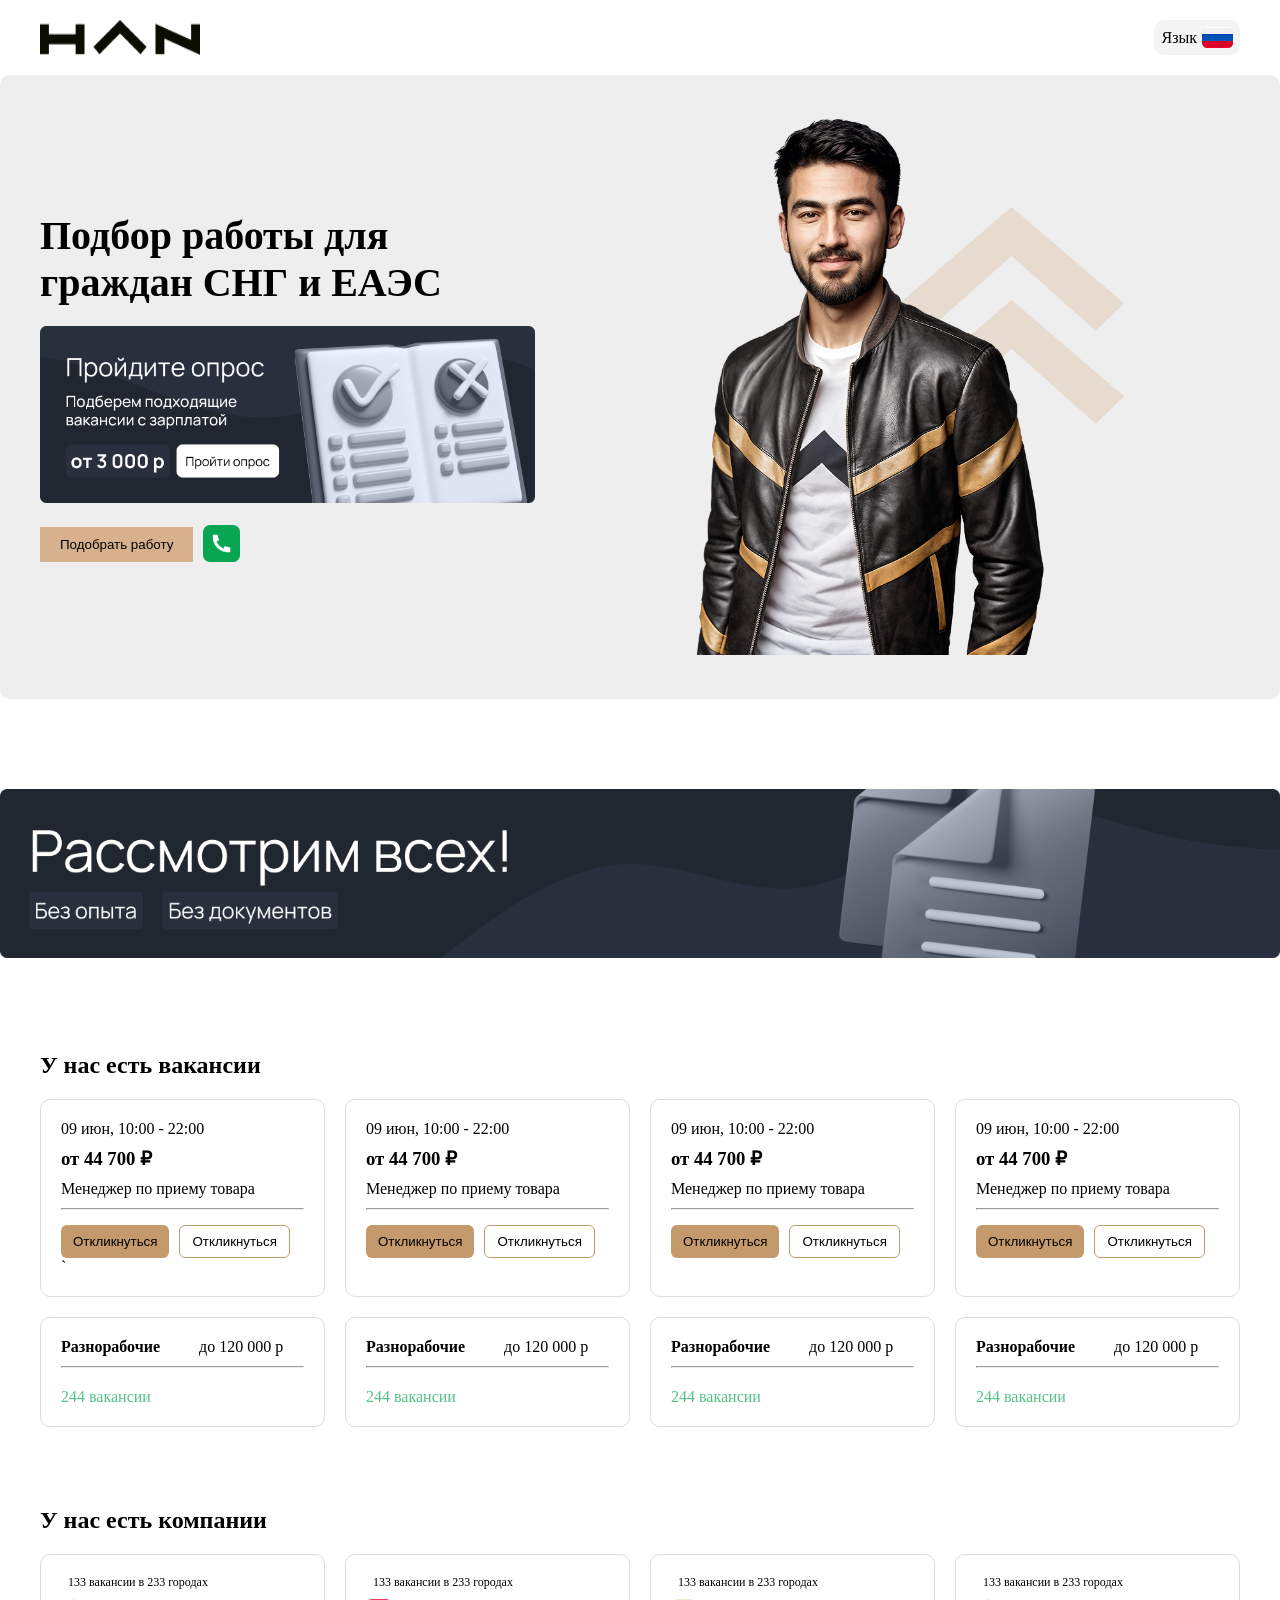
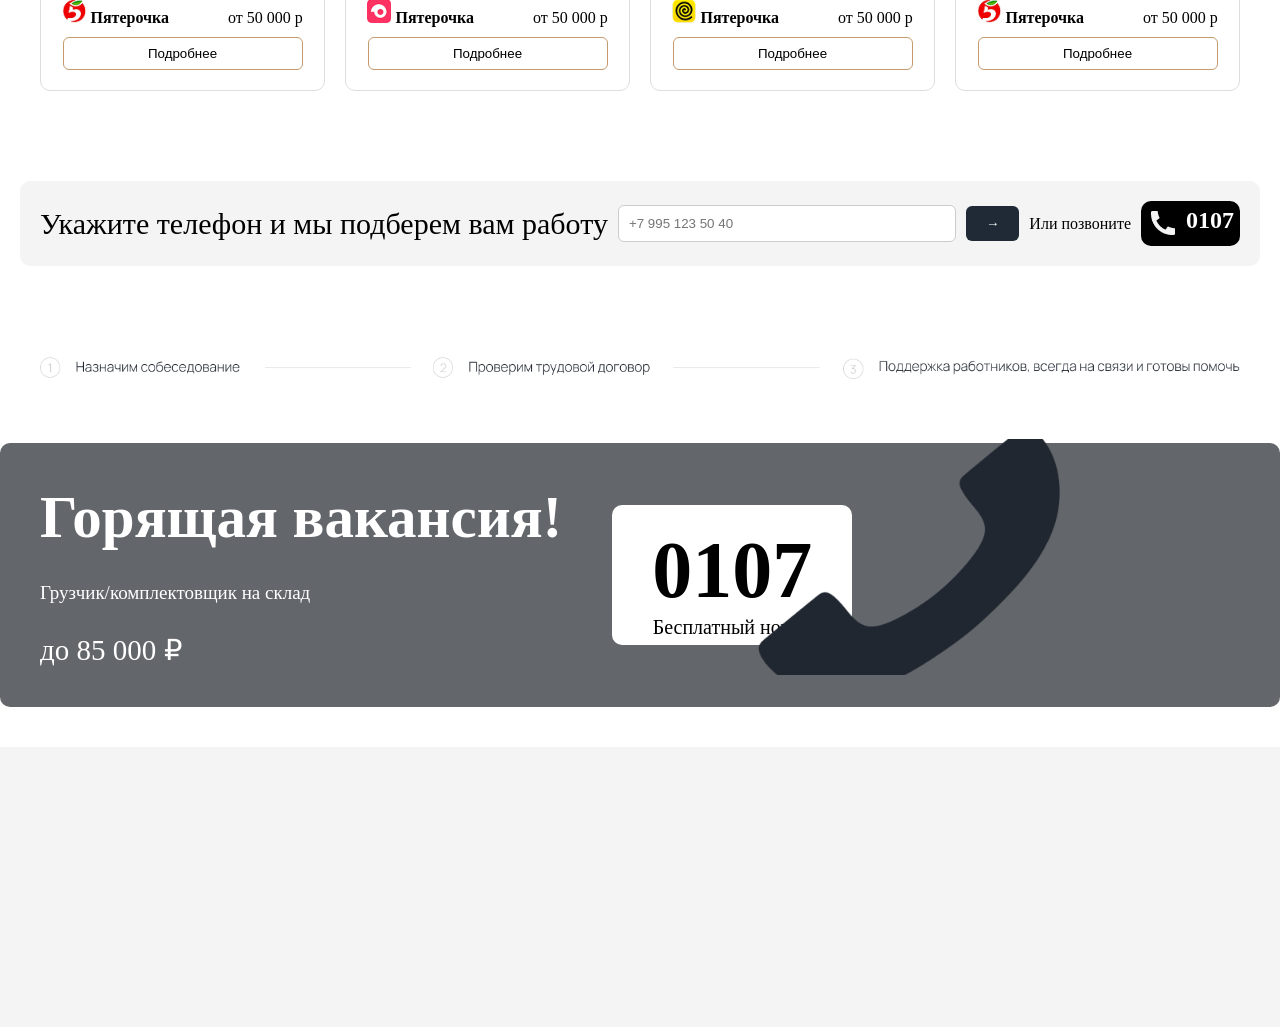
<file: index.html>
<!DOCTYPE html>
<html lang="en">
<head>
    <meta charset="UTF-8">
    <meta name="viewport" content="width=device-width, initial-scale=1.0">
    <title>homework</title>
    <link rel="stylesheet" href="./styleh.css">
</head>
<body>
    <header>
        <nav>
            <img src="./photo/Group 796.png" alt="">
            <div class="lang-menu">
                <p>Язык</p>
                <img src="./photo/free-icon-russia-555451 1.png" alt="">
            </div>
        </nav>
    </header>

    <section class="hero">
        <div class="hero-left">
            <h1>Подбор работы для<br>граждан СНГ и ЕАЭС</h1>
        <div class="quiz">
            <div class="quiz-text">
                <img src="./photo/Frame 19.png" alt="">
            </div>
        </div>
        <div class="btn">
        <button class="work-btn">Подобрать работу</button>
        <img src="./photo/Group 2180.png" alt="">
        </div>
    </div>

    <div class="hero-right">
    <img src="./photo/Group 2145.png" alt="">
    </div>

    </section>

    <section class="banner">
        <img src="./photo/Frame 21.png" alt="">
    </section>

    <section class="jobs"> 
    <h2>У нас есть вакансии</h2>
        <div class="cards">
            <div class="card">
                <p class="time">09 июн, 10:00 - 22:00</p>
                <h3>от 44 700 ₽</h3>
                <p>Менеджер по приему товара</p>
                <hr style="margin-top: 10px;">
            <div class="buttons">
                <button class="apply">Откликнуться</button>
                <button class="apply"  style="background-color: white; border: 1px solid #c49a6c;" >Откликнуться</button>
            </div>
        `   </div>
            <div class="card">
                <p class="time">09 июн, 10:00 - 22:00</p>
                <h3>от 44 700 ₽</h3>
                <p>Менеджер по приему товара</p>
                <hr style="margin-top: 10px;">
            <div class="buttons">
                <button class="apply">Откликнуться</button>
                <button class="apply"  style="background-color: white; border: 1px solid #c49a6c;" >Откликнуться</button>
            </div>
            </div>
            <div class="card">
                <p class="time">09 июн, 10:00 - 22:00</p>
                <h3>от 44 700 ₽</h3>
                <p>Менеджер по приему товара</p>
                <hr style="margin-top: 10px;">
            <div class="buttons">
                <button class="apply">Откликнуться</button>
                <button class="apply"  style="background-color: white; border: 1px solid #c49a6c;" >Откликнуться</button>
            </div>
            </div>
            <div class="card">
                <p class="time">09 июн, 10:00 - 22:00</p>
                <h3>от 44 700 ₽</h3>
                <p>Менеджер по приему товара</p>
                <hr style="margin-top: 10px;">
            <div class="buttons">
                <button class="apply">Откликнуться</button>
                <button class="apply" style="background-color: white; border: 1px solid #c49a6c;" >Откликнуться</button>
            </div>
            </div>
        </div>
        <div class="cards">
            <div class="card">
                <h4 style="display: inline;">Разнорабочие</h4>
                <p style="display: inline; margin-left: 35px;">до 120 000 р</p>
                <hr style="margin-top: 10px;">
                <p style="margin-top: 20px; color: #56C188;">244 вакансии</p>
           </div>
            <div class="card">
                <h4 style="display: inline;">Разнорабочие</h4>
                <p style="display: inline; margin-left: 35px;">до 120 000 р</p>
                <hr style="margin-top: 10px;">
                <p style="margin-top: 20px; color: #56C188;">244 вакансии</p>
           </div>
        <div class="card">
                <h4 style="display: inline;">Разнорабочие</h4>
                <p style="display: inline; margin-left: 35px;">до 120 000 р</p>
                <hr style="margin-top: 10px;">
                <p style="margin-top: 20px; color: #56C188;">244 вакансии</p>
           </div>
        <div class="card">
                <h4 style="display: inline;">Разнорабочие</h4>
                <p style="display: inline; margin-left: 35px;">до 120 000 р</p>
                <hr style="margin-top: 10px;">
                <p style="margin-top: 20px; color: #56C188;">244 вакансии</p>
           </div>
        </div>
    </section>

    <section class="companies">

        <h2>У нас есть компании</h2>

        <div class="company-list">
        
        <div class="company">
            <p style="font-size: 12px; display: block; margin-left: -89px; margin-bottom: 9px;">133 вакансии в 233 городах</p>
            <img style="width: 10%;" src="./photo/image 4.png" alt="">
            <h4 style="display: inline;">Пятерочка</h4>
            <p style="display: inline; margin-left: 55px;">от 50 000 р</p>
            <button class="apply" style="background-color: white; border: 1px solid #c49a6c; width: 240px;" >Подробнее</button>
        </div>

        <div class="company">
            <p style="font-size: 12px; display: block; margin-left: -89px; margin-bottom: 9px;">133 вакансии в 233 городах</p>
            <img style="width: 10%;" src="./photo/im2.png" alt="">
            <h4 style="display: inline;">Пятерочка</h4>
            <p style="display: inline; margin-left: 55px;">от 50 000 р</p>
            <button class="apply" style="background-color: white; border: 1px solid #c49a6c; width: 240px;" >Подробнее</button>
        </div>

        <div class="company">
            <p style="font-size: 12px; display: block; margin-left: -89px; margin-bottom: 9px;">133 вакансии в 233 городах</p>
            <img style="width: 10%;" src="./photo/im3.png" alt="">
            <h4 style="display: inline;">Пятерочка</h4>
            <p style="display: inline; margin-left: 55px;">от 50 000 р</p>
            <button class="apply" style="background-color: white; border: 1px solid #c49a6c; width: 240px;" >Подробнее</button>
        </div>

        <div class="company">
            <p style="font-size: 12px; display: block; margin-left: -89px; margin-bottom: 9px;">133 вакансии в 233 городах</p>
            <img style="width: 10%;" src="./photo/image 4.png" alt="">
            <h4 style="display: inline;">Пятерочка</h4>
            <p style="display: inline; margin-left: 55px;">от 50 000 р</p>
            <button class="apply" style="background-color: white; border: 1px solid #c49a6c; width: 240px;" >Подробнее</button>
        </div>

        </div>

    </section>

    <section class="phone">
        <p>Укажите телефон и мы подберем вам работу</p>
        <input type="text" placeholder="+7 995 123 50 40">
        <button>→</button>
        <span>Или позвоните</span>
    <div class="number"> 
        <img src="./photo/f2.png" alt="">
        <h2>0107</h2>
    </div>
    </section>

    <section class="steps">
        <img src="./photo/Group 2184.png" alt="">
    </section>

    <section class="hot">
        <div class="hot-left">
            <h2>Горящая вакансия!</h2>
            <p>Грузчик/комплектовщик на склад</p>
            <span>до 85 000 ₽</span>
        </div>
        <div class="hot-right">
            <h1>0107</h1>
            <p>Бесплатный номер</p>
            <img src="./photo/Mask group.png" alt="">
        </div>
    </section>


    <div class="finish">

    </div>

    <p class="finpar" style="max-width: 1200px; color:#A4AAB6 ; padding: 20px; display: none;">© 2017—2023, Общество с ограниченной ответственностью Микрофинансовая компания «Пойдём!», ООО МФК «Пойдём!», ИНН: 9715291065, ОГРН 1177746088200, Дата внесения сведений об ООО МФК «Пойдём!» в гос. реестр микрофинансовых организаций: 27.04.2017. Номер в Гос. Реестре МФО 1703045008240.
ООО МФК «Пойдём!» является членом СРО «МИР» (адрес СРО «МиР»: 
107078, г. Москва Орликов переулок, д.5, стр.1, этаж 2, пом.11, адрес официального сайта https://npmir.ru), дата вступления – 16.06.2017, регистрационный номер 
в реестре членов 77000844.
Место непосредственного ведения деятельности, Режим работы ООО МФК «Пойдём!» и её обособленных подразделений, а также номера телефонов ООО МФК «Пойдём!» и её обособленных подразделений.
Официальный сайт ООО МФК «Пойдём!». Карта сайта. Инвестиции 
в ООО МФК «Пойдём!».
Сайт Банка России. Страница Банка России с гос. реестром МФО. Интернет приемная Банка России.</p>
</body>
</html>
</file>
<file: styleh.css>
*{
    margin: 0;
}
nav{
    max-width: 1200px;
    margin: auto;
    display: flex;
    justify-content: space-between;
    padding: 20px;
}
.lang-menu{
    display: flex;
    justify-content: center;
    align-items: center;
    gap: 5px;
    background-color: #F4F4F5;
    padding: 7px;
    border-radius: 10px;
}
.hero{
display:flex;
justify-content:space-between;
align-items:center;
background:#eee;
padding:40px;
border-radius:10px;
max-width: 1200px;
margin: auto;
}

.hero h1{
font-size:40px;
margin-bottom:20px;
}
.hero-right img{
    width: 80%;
}
.quiz-text img{
    width: 80%;
}
.work-btn{
    background-color: #D7B18D;
    border: none;
    padding: 10px 20px;
    margin-top: 20px;
}
.btn img{
    width: 6%;
    margin-top: 18px;
}
.btn{
    display: flex;
    align-items: start;justify-content: start;
    gap: 10px;

}
.banner{
    max-width: 1280px;
    margin: 90px auto;
}
.banner img{
    width: 100%;
}

.jobs{
margin-top:40px;
max-width: 1200px;
margin: auto;
}

.cards{
display:grid;
grid-template-columns:repeat(4,1fr);
gap:20px;
margin-top:20px;
}

.card{
background:white;
padding:20px;
border-radius:10px;
border:1px solid #ddd;
}

.card h3{
margin:10px 0;
}

.buttons{
margin-top:15px;
display:flex;
gap:10px;
}

.apply{
background:#c49a6c;
border:none;
padding:8px 12px;
border-radius:6px;
cursor:pointer;
}

.companies{
padding-top: 80px;
max-width: 1200px;
margin: auto;
}

.company-list{
display:grid;
grid-template-columns:repeat(4,1fr);
gap:20px;
margin-top:20px;
}

.company{
background:white;
border:1px solid #ddd;
padding:20px;
border-radius:10px;
text-align:center;
}

.company button{
margin-top:10px;
padding:8px 14px;
border:1px solid #ccc;
background:white;
border-radius:6px;
cursor:pointer;
}

.phone{
background:#F4F4F5;
padding:20px;
border-radius:10px;
display:flex;
gap:10px;
align-items:center;
max-width: 1200px;
margin: 90px auto;
}

.phone input{
flex:1;
padding:10px;
border:1px solid #ccc;
border-radius:6px;
}

.phone button{
padding:10px 20px;
background:#1f2a36;
color:white;
border:none;
border-radius:6px;
}

.number{
    display: flex;
    background-color: black;
    color: white;
    padding: 6px;
    border-radius: 10px;
    gap: 6px;
}
.phone p{
    font-size: 30px;
}

.steps{
    max-width: 1200px;
    margin: 60px auto;

}
.steps img{
    width: 100%;
}

.hot{
margin-top:40px;
background:#63666a;
color:white;
padding:40px;
border-radius:10px;
display:flex;
align-items:center;
max-width: 1200px;
margin: auto;
}

.hot-right{
background:white;
color:black;
padding:20px;
border-radius:10px;
text-align:center;
width: 200px;
height: 100px;
margin-left: 50px;
}
.hot-left h2{
    font-size: 59px;
    padding-bottom: 30px;
}
.hot-left span{
    font-size: 29px;
}
.hot-left p{
    padding-bottom: 29px;
    font-size: 19px;
}
.hot-right h1{
    font-size: 80px;
}
.hot-right p{
    font-size: 20px;
}
.hot-right img{
    position:absolute;
    margin-top: -200px;
    margin-left: -40px;
    width: 32%;
}

.finish{
    max-width: 1290px;
    margin: auto;
    height: 280px;
    width: 100%;
    background-color: #F4F4F5;
    margin-top: 40px;
}

@media (max-width:500px){

nav{
padding:15px;
width: 90%;
}

.hero{
flex-direction:column-reverse;
text-align:center;
padding:20px;
width: 90%;
}

.jobs{
    width: 90%;
}
.companies{
    width: 90%;
}
.phone{
    width: 90%;
}
.steps{
    width: 90%;
}
.hot{
    width: 90%;
}
.finish{
    width: 96%;
}

.hero h1{
font-size:26px;
line-height:1.3;
width: 90%;
}

.hero-right img{
width:90%;
margin-top:20px;
}

.quiz-text img{
width:90%;
}

.btn{
justify-content:center;

}

.btn img{
width:40px;
}
.banner{
margin:40px auto;
padding:0 10px;
}

.banner img{
width:100%;
}

.cards{
grid-template-columns:1fr;
}

.company-list{
grid-template-columns:1fr;
}
 

.phone{
flex-direction:column;
align-items:flex-start;
gap:15px;
margin:40px 10px;
width: 85%;
}

.phone p{
font-size:18px;
}

.phone input{
width: 94%;
}

.phone button{
width: 100%;
}

.number{
align-self:flex-start;
} 

.steps{
margin:40px 10px;
}

.steps img{
width:100%;
} 

.hot{
flex-direction:column;
text-align:center;
gap:20px;
padding:20px;
}

.hot-left h2{
font-size:28px;
}

.hot-left p{
font-size:16px;
}

.hot-left span{
font-size:20px;
}

.hot-right{
margin-left:0;
width:100%;
height:auto;
}

.hot-right h1{
font-size:50px;
}

.hot-right img{
position:static;
width:80%;
margin-top:10px;
}



.finish{
display: none;
}

}
.finpar{
    display: inline;
}
</file>
